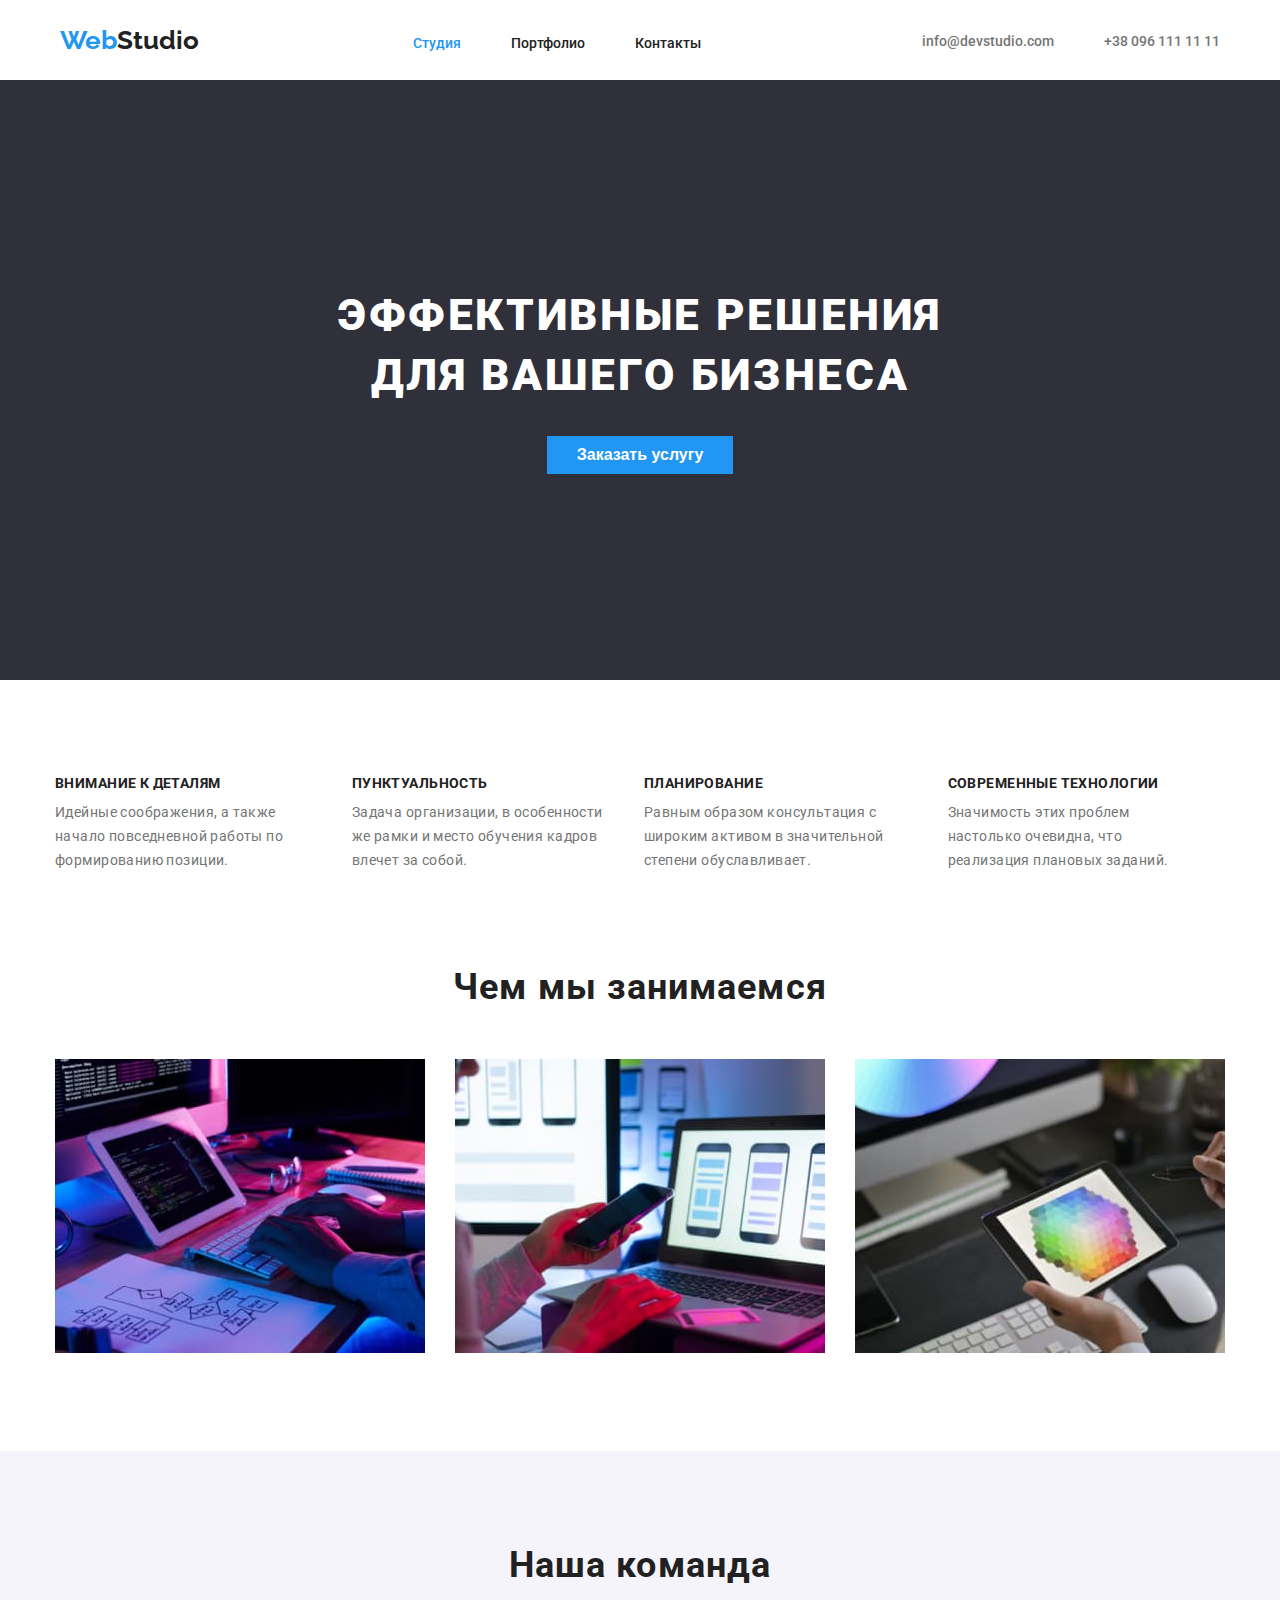
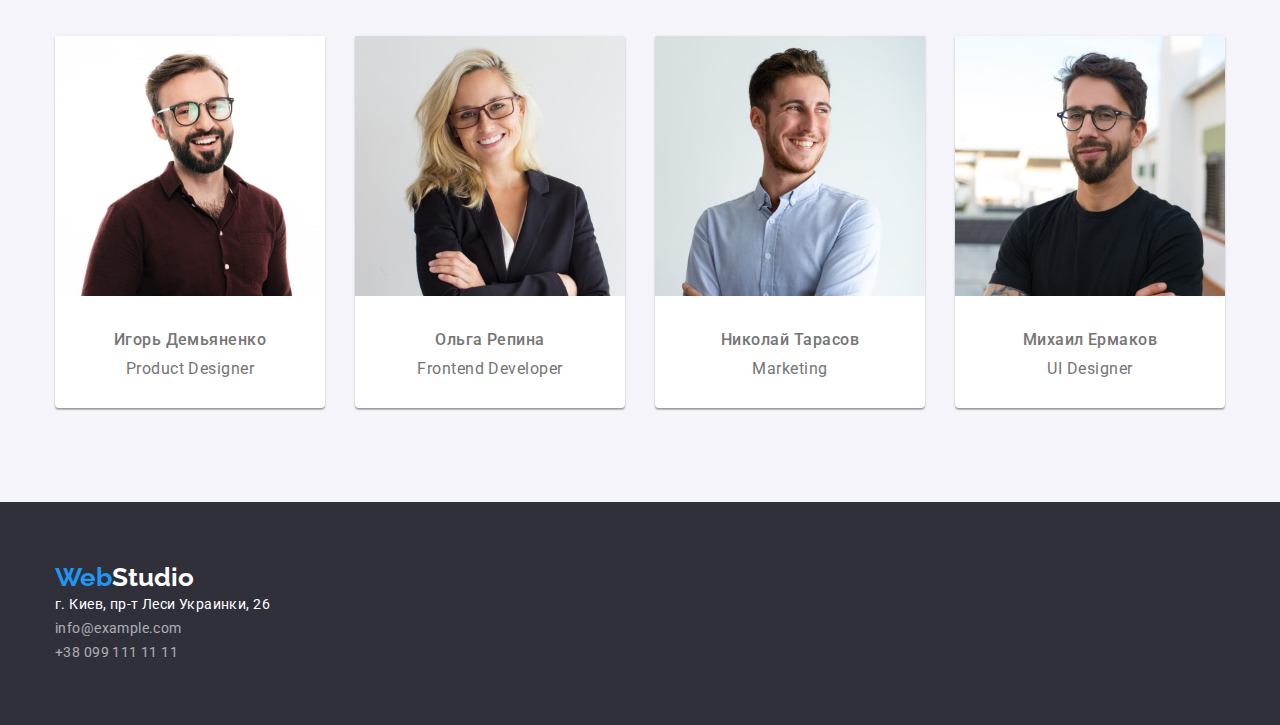
<file: index.html>
<!DOCTYPE html>
<html lang="ru">
<head>
	<meta charset="UTF-8">
	<meta name="viewport" content="width=device-width, initial-scale=1.0">
	<title>WebStudio</title>
	<link rel="preconnect" href="https://fonts.googleapis.com">
	<link rel="preconnect" href="https://fonts.gstatic.com" crossorigin>
	<link href="https://fonts.googleapis.com/css2?family=Raleway:wght@700&family=Roboto:wght@400;500;700;900&display=swap" rel="stylesheet">
	<link rel="stylesheet" href="css/styles.css">
</head>
<body>
	<header class="header">
			<a href="index.html" class="logo"><span>Web</span>Studio</a>
			<nav>
				<ul class="items">
					<li class="item"><a href="index.html" class="nav-link current">Студия</a></li>
					<li class="item"><a href="portfolio.html" class="nav-link">Портфолио</a></li>
					<li class="item"><a href="contact.html" class="nav-link">Контакты</a></li>
				</ul>
			</nav>
			<ul class="contacts">
				<li class="contact"><a class="contact-link" href="mailto:info@devstudio.com">info@devstudio.com</a></li>
				<li class="contact"><a class="contact-link" href="tel:+380961111111">+38 096 111 11 11</a></li>
			</ul>
	</header>
	<main>
		<section class="top-fon">
			<h1 class="top-title">Эффективные решения для вашего бизнеса</h1>
			<button class="top-button" type="button">Заказать услугу</button>
		</section>
		<section class="features">
			<h2 class="hidden">Особенности</h2>
			<ul class="features-items">
				<li class="features-item">
					<h3 class="feature-title">Внимание к деталям</h3>
					<p class="feature-description">Идейные соображения, а также начало повседневной работы по формированию позиции.</p>
				</li>
				<li class="features-item">
					<h3 class="feature-title">Пунктуальность</h3>
					<p class="feature-description">Задача организации, в особенности же рамки и место обучения кадров влечет за собой.</p>
				</li>
				<li class="features-item">
					<h3 class="feature-title">Планирование</h3>
					<p class="feature-description">Равным образом консультация с широким активом в значительной степени обуславливает.</p>
				</li>
				<li class="features-item">
					<h3 class="feature-title">Современные технологии</h3>
					<p class="feature-description">Значимость этих проблем настолько очевидна, что реализация плановых заданий.</p>
				</li>
			</ul>
		</section>
		<section class="practice">
			<h2  class="practice-title">Чем мы занимаемся</h2>
			<ul class="practice-items">
				<li class="practice-img"><img src="images/box_1.jpg" alt="разработка програмного обеспечения" width="370"></li>
				<li class="practice-img"><img src="images/box_2.jpg" alt="тестирование мобильных приложений" width="370"></li>
				<li class="practice-img"><img src="images/box_3.jpg" alt="работа с палитрой цветов" width="370"></li>
			</ul>
		</section>
		<section class="crew">
			<h2 class="crew-title">Наша команда</h2>
			<ul class="partners">
				<li class="crew-item">
					<img src="images/img_1.jpg" alt="Игорь Демьяненко" width="270">
					<h3 class="partner">Игорь Демьяненко</h3>
					<p class="function" lang="en">Product Designer</p>
				</li>
				<li class="crew-item">
					<img src="images/img_2.jpg" alt="Ольга Репина" width="270">
					<h3 class="partner">Ольга Репина</h3>
					<p class="function" lang="en">Frontend Developer</p></li>
				<li class="crew-item">
					<img src="images/img_3.jpg" alt="Николай Тарасов" width="270">
					<h3 class="partner">Николай Тарасов</h3>
					<p class="function" lang="en">Marketing</p>
				</li>
				<li class="crew-item">
					<img src="images/img_4.jpg" alt="Михаил Ермаков" width="270">
					<h3 class="partner">Михаил Ермаков</h3>
					<p class="function" lang="en">UI Designer</p>
				</li>
			</ul>
		</section>
	</main>
	<footer class="bg-footer">
		<div class="footer">
			<a href="index.html" class="logo" lang="en"><span>Web</span>Studio</a>
			<address>
				<ul class="footer-contacts">
					<li><a class="link-adres" href="https://goo.gl/maps/iqCAX1P4NMJEX8YQA" target="_blank" rel="">г. Киев, пр-т Леси Украинки, 26</a></li>
					<li><a class="link-adres footer-link" href="mailto:info@example.com">info@example.com</a></li>
					<li><a class="link-adres footer-link" href="tel:+380991111111">+38 099 111 11 11</a></li>
				</ul>
			</address>
		</div>
	</footer>
</body>
</html>
</file>
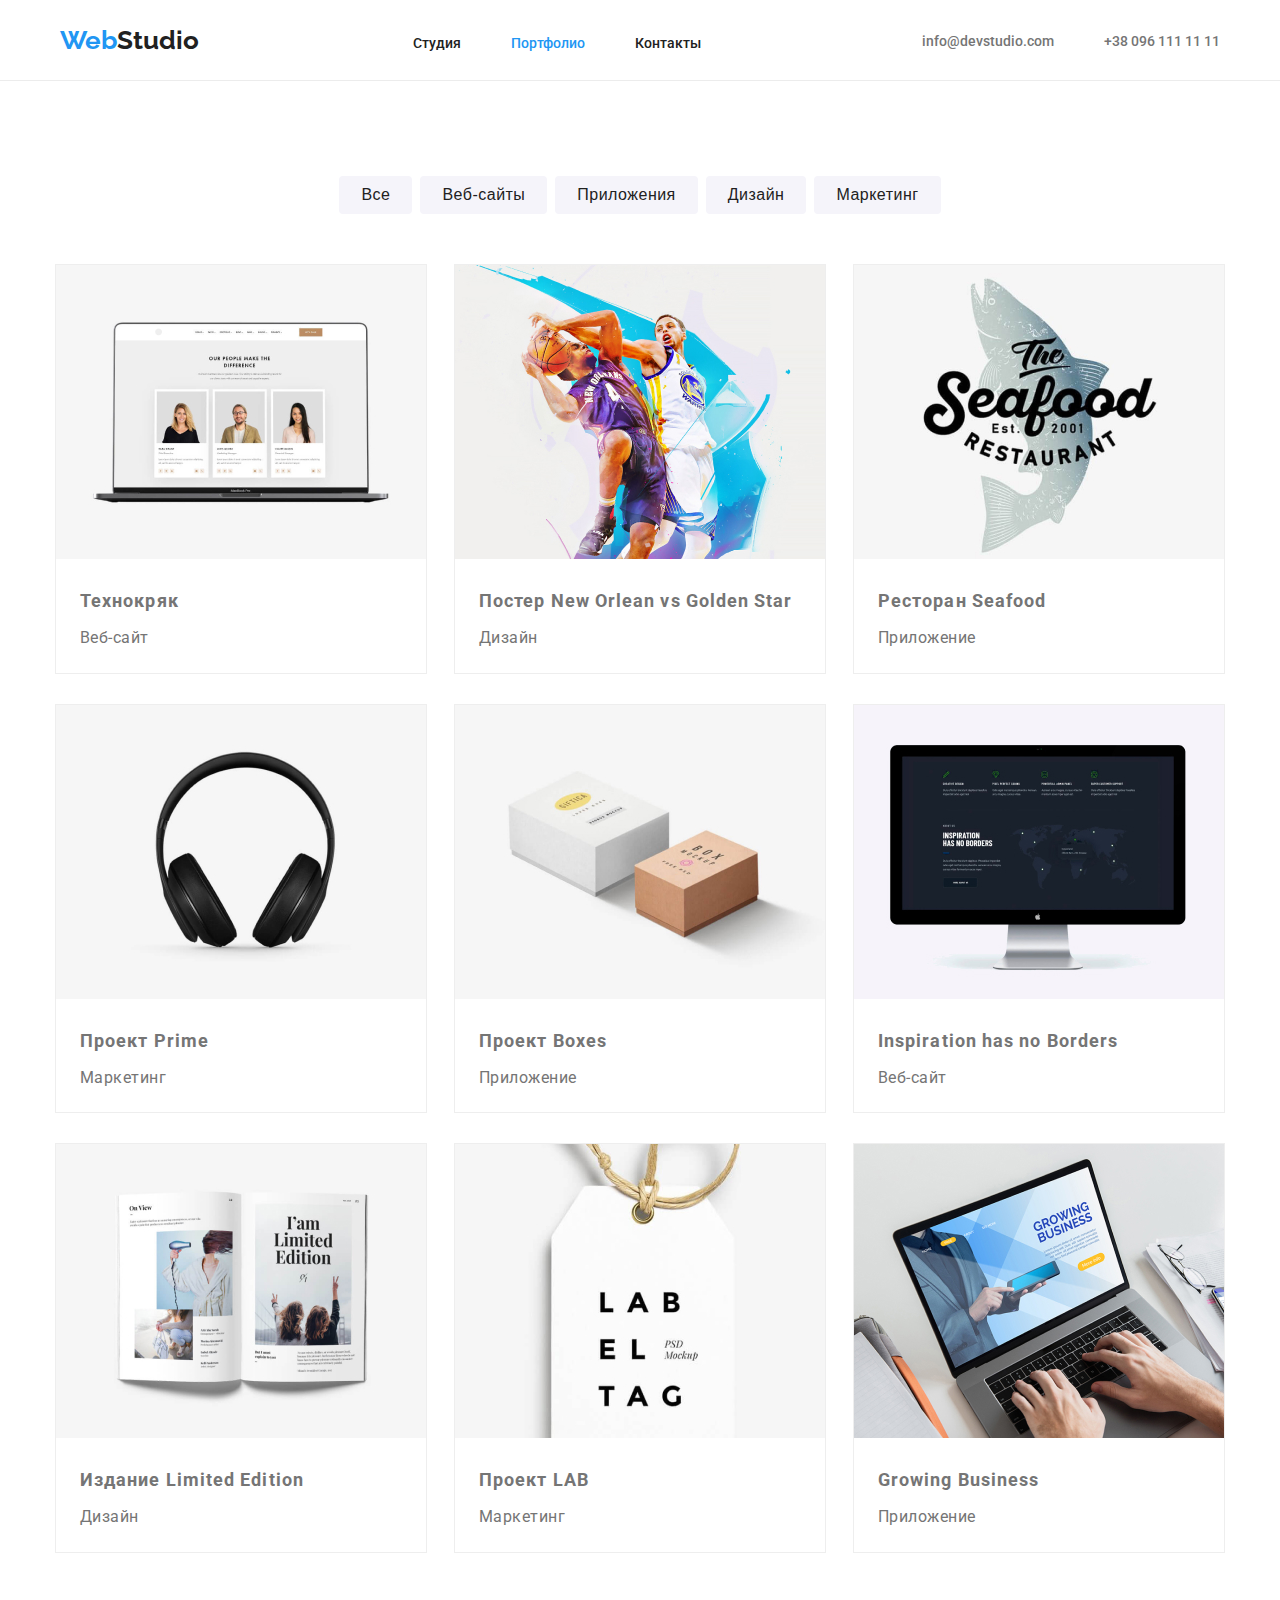
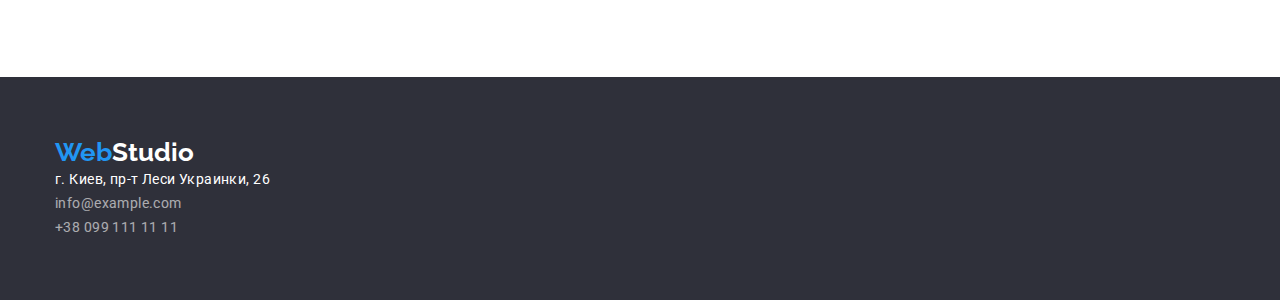
<file: portfolio.html>
<!DOCTYPE html>
<html lang="ru">
<head>
	<meta charset="UTF-8">
	<meta name="viewport" content="width=device-width, initial-scale=1.0">
	<title>WebStudio</title>
    <link rel="preconnect" href="https://fonts.googleapis.com">
    <link rel="preconnect" href="https://fonts.gstatic.com" crossorigin>
    <link href="https://fonts.googleapis.com/css2?family=Raleway:wght@700&family=Roboto:wght@400;500;700;900&display=swap" rel="stylesheet">
    <link rel="stylesheet" href="css/styles.css">
</head>
<body>
	<header class="header">
		<a href="index.html" class="logo"><span>Web</span>Studio</a>
		<nav>
			<ul class="items">
				<li class="item"><a href="index.html" class="nav-link">Студия</a></li>
				<li class="item"><a href="portfolio.html" class="nav-link current">Портфолио</a></li>
				<li class="item"><a href="contact.html" class="nav-link">Контакты</a></li>
			</ul>
		</nav>
		<ul class="contacts">
			<li class="contact"><a class="contact-link" href="mailto:info@devstudio.com">info@devstudio.com</a></li>
			<li class="contact"><a class="contact-link" href="tel:+380961111111">+38 096 111 11 11</a></li>
		</ul>
</header>
	<main>
    <section class="portfolio">
			   <h1 class="hidden">Портфолио</h1>
				 <ul class="filters">
					 <li class="filter"><button class="button" type="button" name="button">Все</button></li>
					 <li class="filter"><button class="button" type="button" name="button">Веб-сайты</button></li>
					 <li class="filter"><button class="button" type="button" name="button">Приложения</button></li>
					 <li class="filter"><button class="button" type="button" name="button">Дизайн</button></li>
					 <li class="filter"><button class="button" type="button" name="button">Маркетинг</button></li>
				 </ul>
				  <ul class="projects">
						<li class="project-item">
							<img src="images/project_1.jpg" alt="Веб-сайт">
								<h2 class="project-title">Технокряк</h2>
								<p class="article">Веб-сайт</p>
						</li>
						<li class="project-item">
							<img src="images/project_2.jpg" alt="Дизайн">
							<h2 class="project-title">Постер <span lang="en">New Orlean vs Golden Star</span></h2>
							<p class="article">Дизайн</p>
						</li>
						<li class="project-item">
							<img src="images/project_3.jpg" alt="Приложение">
							<h2 class="project-title">Ресторан <span lang="en">Seafood</span></h2>
							<p class="article">Приложение</p>
						</li>
						<li class="project-item">
							<img src="images/project_4.jpg" alt="Маркетинг">
							<h2 class="project-title">Проект <span lang="en">Prime</span></h2>
							<p class="article">Маркетинг</p>
						</li>
						<li class="project-item">
							<img src="images/project_5.jpg" alt="Приложение">
							<h2 class="project-title">Проект <span lang="en">Boxes</span></h2>
							<p class="article">Приложение</p>
						</li>
						<li class="project-item">
							<img src="images/project_6.jpg" alt="Веб-сайт">
							<h2 class="project-title" lang="en">Inspiration has no Borders</h2>
							<p class="article">Веб-сайт</p>
						</li>
						<li class="project-item">
							<img src="images/project_7.jpg" alt="Дизайн">
							<h2 class="project-title">Издание <span lang="en">Limited Edition</span></h2>
							<p class="article">Дизайн</p>
						</li>
						<li class="project-item">
							<img src="images/project_8.jpg" alt="Маркетинг">
							<h2 class="project-title">Проект <span lang="en">LAB</span></h2>
							<p class="article">Маркетинг</p>
						</li>
						<li class="project-item">
							<img src="images/project_9.jpg" alt="Приложение">
							<h2 lang="en" class="project-title">Growing Business</h2>
							<p class="article">Приложение</p>
						</li>
					</ul>
		</section>
  </main>
	<footer class="bg-footer">
		<div class="footer">
			<a href="index.html" class="logo" lang="en"><span>Web</span>Studio</a>
			<address>
				<ul class="footer-contacts">
					<li><a class="link-adres" href="https://goo.gl/maps/iqCAX1P4NMJEX8YQA" target="_blank" rel="">г. Киев, пр-т Леси Украинки, 26</a></li>
					<li><a class="link-adres footer-link" href="mailto:info@example.com">info@example.com</a></li>
					<li><a class="link-adres footer-link" href="tel:+380991111111">+38 099 111 11 11</a></li>
				</ul>
			</address>
		</div>
	</footer>
</body>
</html>
</file>
<file: css/styles.css>
* {
	margin: 0;
	padding: 0;
}
:root {
	--blue: #2196F3;
	--white: #fff;
	--color-font-title: #212121;
	--color-font-text: #757575;
	--color-fon-crew: #F5F4FA;
	--color-fon: #2F303A;
	/* portfolio */
	--color-button-hover: #2196F3;
	--color-btn-portfolio: #F5F4FA;
}
body {
	width: 100%;
	max-width: 100%;
	font-family: "Roboto", sans-serif;
	color: var(--color-font-text);
}
/* blok header */
.header {
	height: 80px;
	margin: 0 auto;
	display: flex;
	justify-content: space-around;
	align-items: center;
}
.logo {
	font-family: "Raleway", sans-serif;
	font-size: 26px;
	font-weight: 700;
	line-height: 1.17;
	color: var(--color-font-title);
	margin-right: 93px;
	text-decoration: none;
}
.logo:hover {
	color: var(--color-font-title);
}
.logo span {
	color: var(--blue);
}
.items {
	display: flex;
	align-items: center;
	margin-top: 5px;
	list-style: none;
}
.item {
	margin-right: 50px;
}
.nav-link {
	color: var(--color-font-title);
	font-size: 14px;
	font-weight: 500;
	transition: all .4s;
	text-decoration: none;
}
.nav-link:hover, 
.nav-link:focus {
	color: var(--blue);
}
.current {
	color: var(--blue);
}
.contacts {
	display: flex;
}
.contact {
	list-style: none;
}
.contact-link {
	font-size: 14px;
	font-weight: 500;
	color: var(--color-font-text);
	margin-left: 50px;
	transition: all .4s;
	text-decoration: none;
}
.contact-link:hover,
.contact-link:focus {
	color: var(--blue);
}
/* end blok header */
/* section top-fon */
.top-fon {
	width: 100%;
	height: 600px;
	background-color: var(--color-fon);
	display: flex;
  align-items: center;
  justify-content: center;
	flex-direction: column;
}
.top-title {
	width: 700px;
	height: 120px;
	font-size: 44px;
	line-height: 1.36;
	font-weight: 900;
	text-align: center;
	letter-spacing: 0.06em;
	text-transform: uppercase;
	color: var(--white);
	margin-bottom: 30px;
}
.top-button {
	padding: 10px 30px;
	border: none;
	background-color: var(--blue);
	color: var(--white);
	font-weight: 700;
	font-size: 16px;
	cursor: pointer;
	transition: all .4s;
}
.top-button:hover {
	background-color: #50affc;
}

/* end top-fon */
/* features */
.features {
	padding: 94px 0;
}
.features-items {
	list-style: none;
	width: 1170px;
	margin: 0 auto;
	display: flex;
	justify-content: space-between;
}
.features-item {
	margin-right: 30px;
}
.hidden {
	font-size: 0px;
	width: 1px;
  height: 1px;
}
.feature-title {
	font-weight: 700;
	font-size: 14px;
	line-height: 1.15;
	letter-spacing: 0.03em;
	text-transform: uppercase;
	color: var(--color-font-title);
	margin-bottom: 10px;
}
.feature-description {
	font-size: 14px;
	line-height: 1.71;
	letter-spacing: 0.03em;
}
/* end features */
/* practice */
.practice {
	display: flex;
	flex-direction: column;
	align-items: center;
	padding-bottom: 94px;
}
.practice-title {
	font-weight: 700;
	font-size: 36px;
	line-height: 1.16;
	letter-spacing: 0.03em;
	color: var(--color-font-title);
	margin-bottom: 50px;
}
.practice-items {
	display: flex;
	list-style: none;
}
.practice-img {
	margin-right: 30px;
}
.practice-img:last-child {
	margin-right: 0;
}
/* end practice */
/* crew */
.crew {
	padding: 94px 0;
	background-color: var(--color-fon-crew);
	display: flex;
	flex-direction: column;
	align-items: center;
}
.crew-title {
	font-weight: 700;
	font-size: 36px;
	line-height: 1.16;
	letter-spacing: 0.03em;
	margin-bottom: 50px;
	color: var(--color-font-title);
}
.partners {
	display: flex;
	list-style: none;
}
.crew-item {
	background-color: var(--white);
	text-align: center;
	margin-right: 30px;
	box-shadow: 0px 1px 3px rgba(0, 0, 0, 0.12),
	 	0px 1px 1px rgba(0, 0, 0, 0.14),
		0px 2px 1px rgba(0, 0, 0, 0.2);
	border-radius: 0px 0px 4px 4px;
}
.crew-item:last-child {
	margin-right: 0;
}
.partner {
	font-weight: 500;
	font-size: 16px;
	line-height: 1.19;
	text-align: center;
	letter-spacing: 0.03em;
	margin: 30px 0 10px;
}
.function {
	font-size: 16px;
	line-height: 1.19;
	text-align: center;
	letter-spacing: 0.03em;
	margin: 10px 0 30px;
}
/* end crew */
/* footer */
.bg-footer {
	background-color: var(--color-fon);
	padding: 60px 0;
}
.footer {
	width: 1170px;
	margin: 0 auto;
}
.footer .logo {
	color: var(--white);
	margin-bottom: 20px;
}
.footer .logo:hover {
	color: var(--white);
}
.footer-contacts {
	list-style: none;
}
.link-adres {
	font-style: normal;
	font-size: 14px;
	line-height: 1.71;
	letter-spacing: 0.03em;
	color: var(--white);
	transition: all .4s;
	text-decoration: none;
}
.footer-link {
	opacity: .6;
}
.link-adres:hover,
.link-adres:focus {
	color: var(--blue);
}
/* end footer */
/* portfolio */
.portfolio {
 background-color: var(--white);
 border-top: 1px solid #ECECEC;
 padding: 94px 0;
}
.filters {
	display: flex;
	margin-bottom: 50px;
	justify-content: center;
	list-style: none;
}
.filter + .filter {
	margin-left: 8px;
}
.button {
	padding: 6px 22px;
	border: none;
	background-color: var(--color-btn-portfolio);
	border-radius: 4px;
	cursor: pointer;
	font-weight: 500;
	font-size: 16px;
	line-height: 1.6;
	text-align: center;
	letter-spacing: 0.03em;
	color: var(--color-font-title);
	transition: all	.4s;
}
.button:hover {
	color: var(--white);
	background: var(--color-button-hover);
	box-shadow: 0px 3px 1px rgba(0, 0, 0, 0.1),
	0px 1px 2px rgba(0, 0, 0, 0.08),
	0px 2px 2px rgba(0, 0, 0, 0.12);
	border-radius: 4px;
	
}
.projects {
	width: 1170px;
	margin: 0 auto;
	display: flex;
	flex-wrap: wrap;
	justify-content: space-between;
	list-style: none;
}
.project-item {
	background-color: var(--white);
	margin-bottom: 30px;
	border: 1px solid #EEEEEE;
}
.project-title {
	font-weight: 700;
	font-size: 18px;
	line-height: 2;
	letter-spacing: 0.06em;
	margin: 20px 24px 4px;
}
.article {
	font-size: 16px;
	line-height: 1.87;
	letter-spacing: 0.03em;
	margin: 0 24px 20px;
}
</file>
